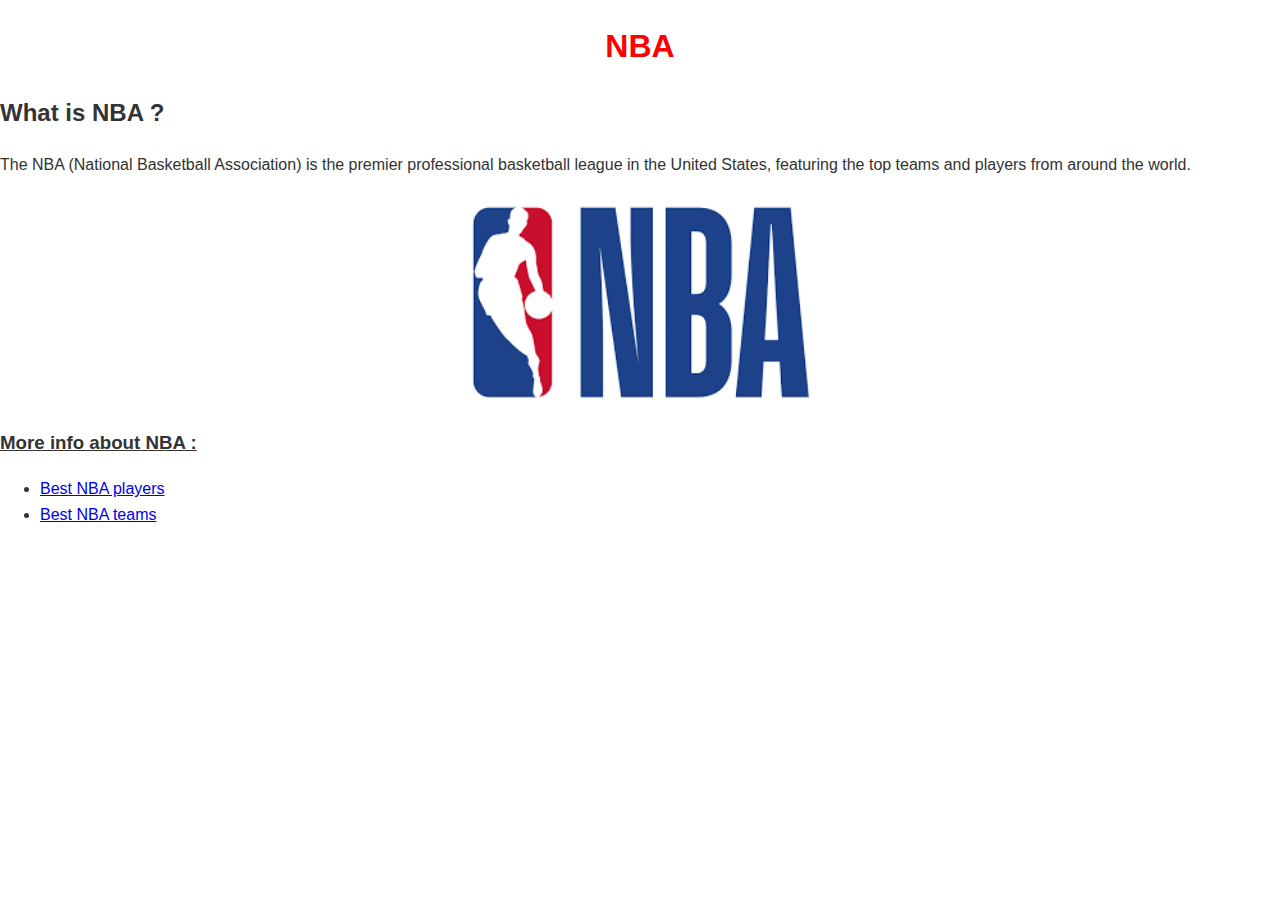
<file: index.html>
<!DOCTYPE html>
<html lang="en">
<head>
    <meta charset="UTF-8">
    <meta name="viewport" content="width=device-width, initial-scale=1.0">
    <link rel="stylesheet" href="style.css">
    <title>Document</title>
</head>
<body>
    <div>
        <div class="titre" > 
            <h1>NBA</h1>
        </div>
        <div class="main">
            <h2><strong>What is NBA ?</strong> </h2>
            <p>The NBA (National Basketball Association) is the premier 
                professional basketball league in the United States, featuring the top teams 
                and players from around the world.
            </p>
            <img  class="image" src="assets/nba.png" alt="" />
           <h3>More info about NBA :</h3>
           <ul>
            <li><a href="page3.html">Best NBA players</a></li>
            <li><a href="page2.html">Best NBA teams</a></li>
          </ul>
        </div>



    </div>
</body>
</html>
</file>
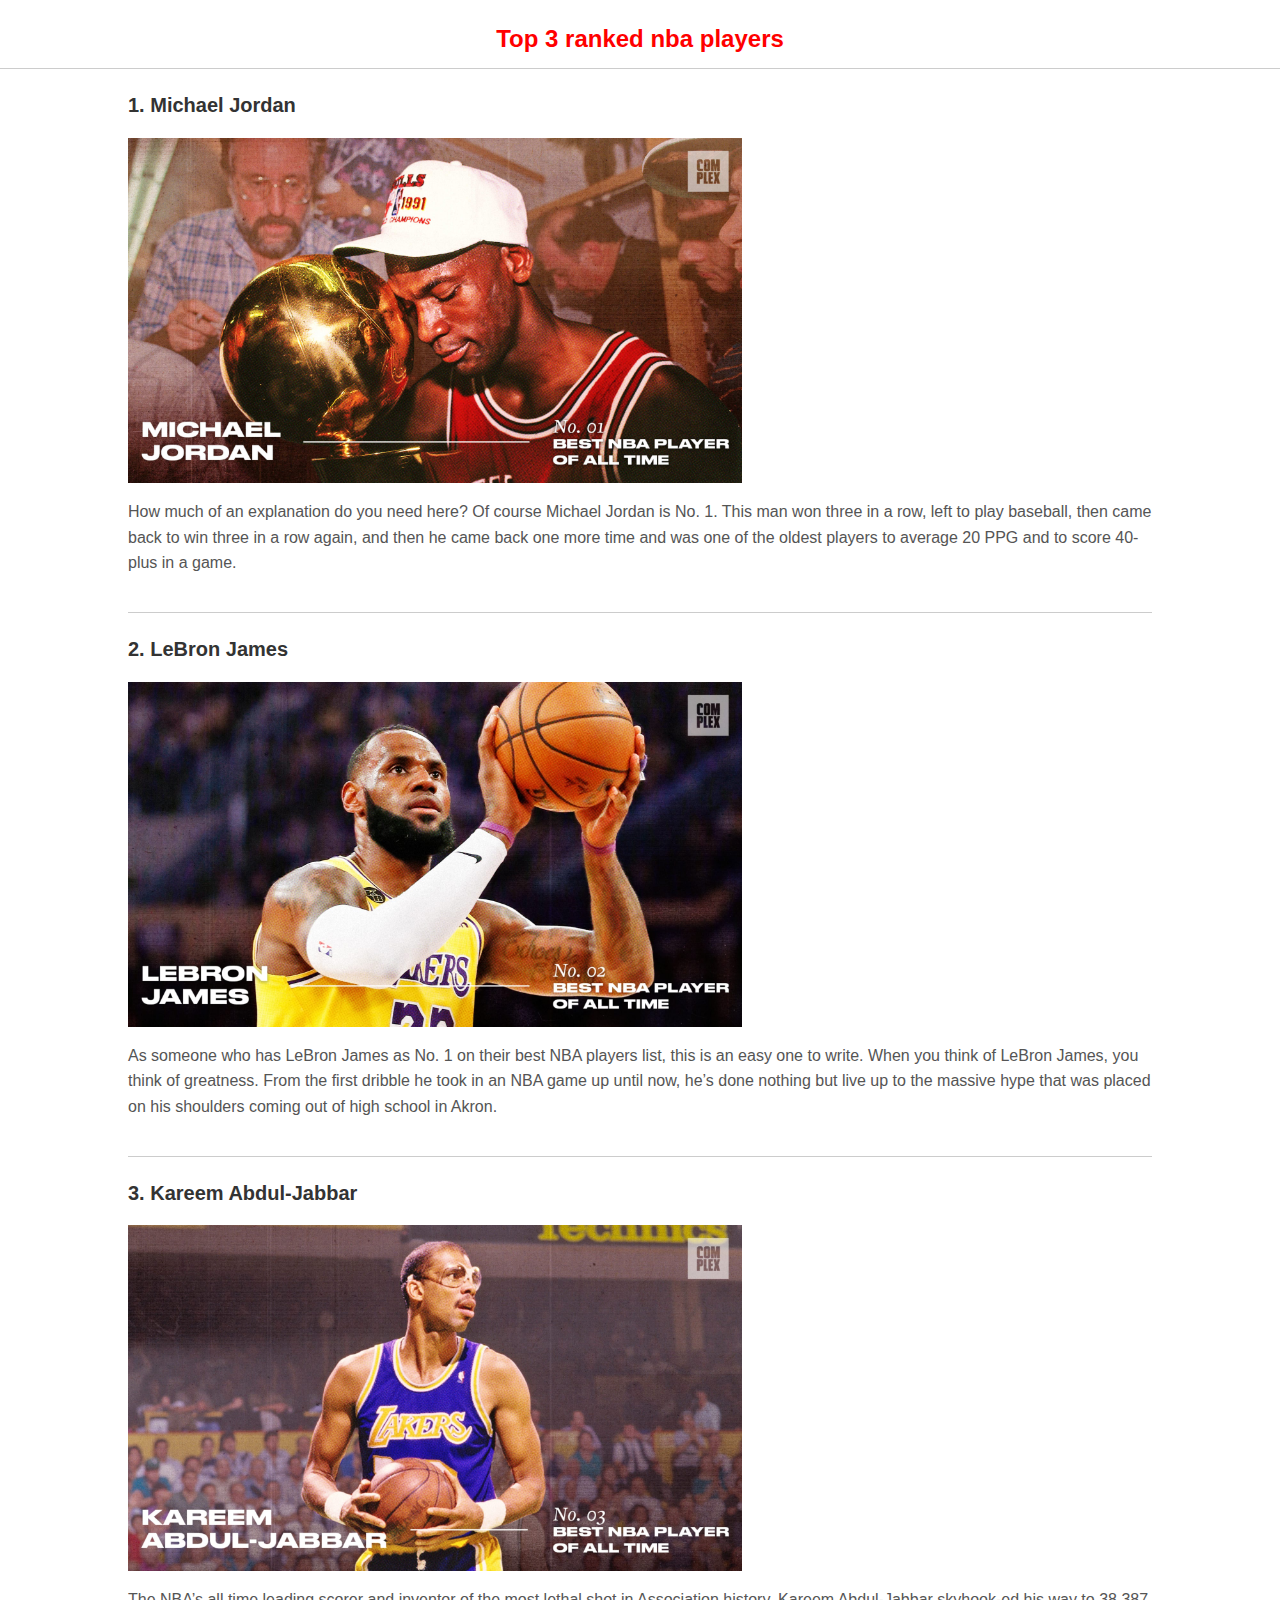
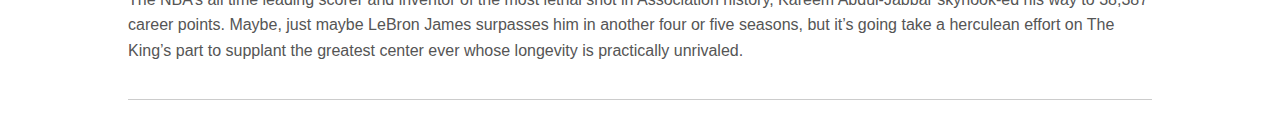
<file: page3.html>
<!DOCTYPE html>
<html lang="en">
<head>
    <meta charset="UTF-8">
    <meta name="viewport" content="width=device-width, initial-scale=1.0">
    <title>Top 3 Ranked Formula 1 Cars</title>
    <link rel="stylesheet" href="style.css">
</head>
<body>
    <h1 class="title">Top 3 ranked nba players</h1>

    <div class="nba-section">
        <h2>1. Michael Jordan</h2>
        <img src="assets/michael.jpg" alt="michael">
        <p>How much of an explanation do you need here? Of course Michael Jordan is No. 1. This man won three in a row, left to play baseball, then came back to win three in a row again, and then he came back one more time and was one of the oldest players to average 20 PPG and to score 40-plus in a game. </p>
    </div>

    <div class="nba-section">
        <h2>2. LeBron James</h2>
        <img src="assets/lebron.jpg" alt="lebron">
        <p>As someone who has LeBron James as No. 1 on their best NBA players list, this is an easy one to write. When you think of LeBron James, you think of greatness. From the first dribble he took in an NBA game up until now, he’s done nothing but live up to the massive hype that was placed on his shoulders coming out of high school in Akron.</p>
    </div>

    <div class="nba-section">
        <h2>3. Kareem Abdul-Jabbar</h2>
        <img src="assets/kareem.jpg" alt="kareem">
        <p>The NBA’s all time leading scorer and inventor of the most lethal shot in Association history, Kareem Abdul-Jabbar skyhook-ed his way to 38,387 career points. Maybe, just maybe LeBron James surpasses him in another four or five seasons, but it’s going take a herculean effort on The King’s part to supplant the greatest center ever whose longevity is practically unrivaled.</p>
    </div>
</body>
</html>
</file>
<file: style.css>
body {
    font-family: Arial, sans-serif;
    line-height: 1.6;
    margin: 0;
    padding: 0;
    background-color: #fff;
    color: #333;
}

.titre{
    color: red;
    text-align: center;
}

.image{
        display: block;
        margin-left: auto;
        margin-right: auto;
        width: 30%;
      }
    
      h3 {
        text-decoration: underline;
      }

      .title {
        text-align: center;
        color: red;
        margin: 20px 0;
        font-size: 24px;
        border-bottom: 1px solid #ccc;
        padding-bottom: 10px;
    }
    
    .nba-section {
        width: 80%;
        margin: 20px auto;
        border-bottom: 1px solid #ccc;
        padding-bottom: 20px;
    }
    
    .nba-section h2 {
        font-size: 20px;
        color: #333;
    }
    
    .nba-section img {
        display: block;
        margin: 10px 0;
        width: 60%;
        height: 50%;
    }
    
    .nba-section p {
        font-size: 16px;
        color: #555;
    }
    
    .title {
        text-align: center;
        color: red;
        margin: 20px 0;
        font-size: 24px;
        border-bottom: 1px solid #ccc;
        padding-bottom: 10px;
    }
    
    .team-section {
        width: 80%;
        margin: 20px auto;
        border-bottom: 1px solid #ccc;
        padding-bottom: 20px;
    }
    
    .team-section h2 {
        font-size: 20px;
        color: #333;
    }
    
    .team-section img {
        display: block;
        margin: 10px 0;
        width: 100px;
        height: auto;
    }
    
    table {
        width: 100%;
        border-collapse: collapse;
    }
    
    table td {
        padding: 5px;
        border: 1px solid #ccc;
    }
    
    .team-section p {
        font-size: 16px;
        color: #555;
    }
</file>
